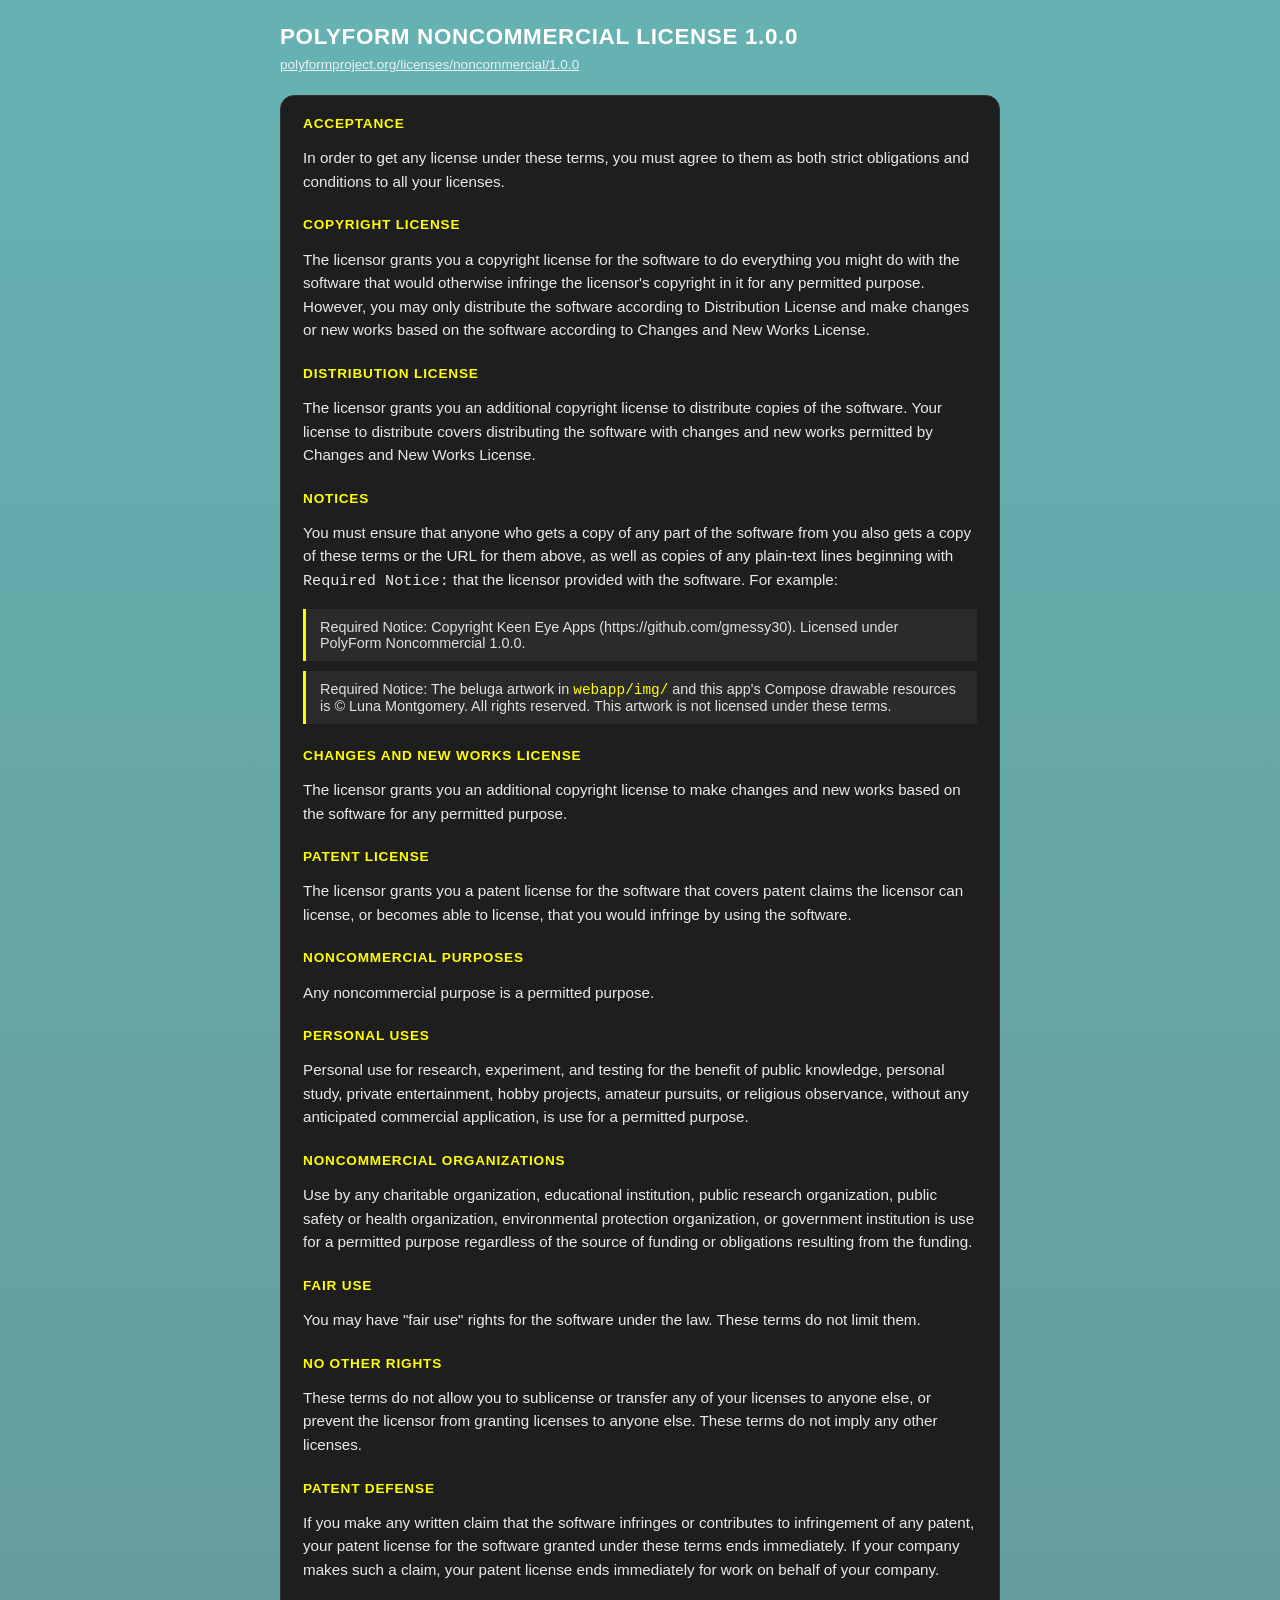
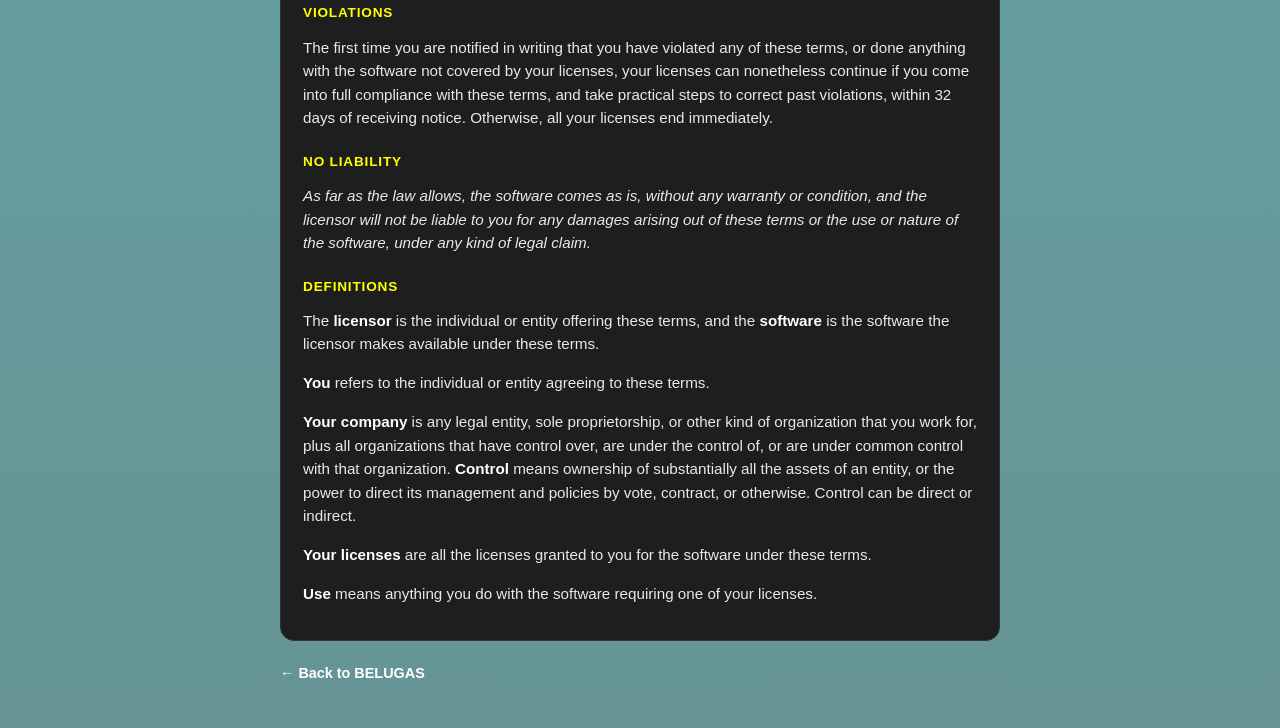
<file: LICENSE.html>
<!doctype html>
<html lang="en">
<head>
<meta charset="utf-8">
<meta name="viewport" content="width=device-width, initial-scale=1">
<title>License — BELUGAS</title>
<style>
  :root {
    --brand-teal-1: #66B2B2;
    --brand-teal-2: #669494;
    --brand-yellow: #FFFF00;
    --card-bg: #1E1E1E;
    --card-border: #333333;
  }
  * { box-sizing: border-box; }
  html, body { margin: 0; padding: 0; }
  body {
    min-height: 100vh;
    background: linear-gradient(180deg, var(--brand-teal-1), var(--brand-teal-2));
    font-family: -apple-system, BlinkMacSystemFont, "Segoe UI", Roboto, Helvetica, Arial, sans-serif;
    color: #ffffff;
    padding: 24px 16px 48px;
  }
  .page {
    max-width: 720px;
    margin: 0 auto;
  }
  h1 {
    font-size: 1.4rem;
    font-weight: 900;
    text-transform: uppercase;
    letter-spacing: 0.03em;
    margin: 0 0 4px;
  }
  .subtitle {
    color: rgba(255, 255, 255, 0.75);
    font-size: 0.85rem;
    margin: 0 0 20px;
  }
  .subtitle a { color: rgba(255, 255, 255, 0.85); }
  .card {
    background: var(--card-bg);
    border: 1px solid var(--card-border);
    border-radius: 14px;
    padding: 20px 22px;
  }
  h2 {
    color: var(--brand-yellow);
    font-size: 0.85rem;
    font-weight: 900;
    text-transform: uppercase;
    letter-spacing: 0.06em;
    margin: 24px 0 8px;
  }
  h2:first-child { margin-top: 0; }
  p {
    font-size: 0.95rem;
    line-height: 1.55;
    color: rgba(255, 255, 255, 0.9);
  }
  blockquote {
    margin: 10px 0;
    padding: 10px 14px;
    border-left: 3px solid var(--brand-yellow);
    background: rgba(255, 255, 255, 0.06);
    font-size: 0.9rem;
    color: rgba(255, 255, 255, 0.85);
  }
  blockquote code {
    color: var(--brand-yellow);
  }
  em.no-liability {
    display: block;
    font-style: italic;
  }
  a { color: var(--brand-yellow); }
  strong { color: #ffffff; }
  .back-link {
    display: inline-block;
    margin-top: 24px;
    color: #ffffff;
    text-decoration: none;
    font-weight: 700;
    font-size: 0.9rem;
  }
</style>
</head>
<body>
  <div class="page">
    <h1>PolyForm Noncommercial License 1.0.0</h1>
    <p class="subtitle"><a href="https://polyformproject.org/licenses/noncommercial/1.0.0" target="_blank" rel="noopener">polyformproject.org/licenses/noncommercial/1.0.0</a></p>

    <div class="card">
      <h2>Acceptance</h2>
      <p>In order to get any license under these terms, you must agree to them as both strict
        obligations and conditions to all your licenses.</p>

      <h2>Copyright License</h2>
      <p>The licensor grants you a copyright license for the software to do everything you might
        do with the software that would otherwise infringe the licensor's copyright in it for any
        permitted purpose. However, you may only distribute the software according to
        Distribution License and make changes or new works based on the software according to
        Changes and New Works License.</p>

      <h2>Distribution License</h2>
      <p>The licensor grants you an additional copyright license to distribute copies of the
        software. Your license to distribute covers distributing the software with changes and
        new works permitted by Changes and New Works License.</p>

      <h2>Notices</h2>
      <p>You must ensure that anyone who gets a copy of any part of the software from you also
        gets a copy of these terms or the URL for them above, as well as copies of any plain-text
        lines beginning with <code>Required Notice:</code> that the licensor provided with the
        software. For example:</p>
      <blockquote>Required Notice: Copyright Keen Eye Apps (https://github.com/gmessy30). Licensed
        under PolyForm Noncommercial 1.0.0.</blockquote>
      <blockquote>Required Notice: The beluga artwork in <code>webapp/img/</code> and this app's
        Compose drawable resources is © Luna Montgomery. All rights reserved. This artwork is not
        licensed under these terms.</blockquote>

      <h2>Changes and New Works License</h2>
      <p>The licensor grants you an additional copyright license to make changes and new works
        based on the software for any permitted purpose.</p>

      <h2>Patent License</h2>
      <p>The licensor grants you a patent license for the software that covers patent claims the
        licensor can license, or becomes able to license, that you would infringe by using the
        software.</p>

      <h2>Noncommercial Purposes</h2>
      <p>Any noncommercial purpose is a permitted purpose.</p>

      <h2>Personal Uses</h2>
      <p>Personal use for research, experiment, and testing for the benefit of public knowledge,
        personal study, private entertainment, hobby projects, amateur pursuits, or religious
        observance, without any anticipated commercial application, is use for a permitted
        purpose.</p>

      <h2>Noncommercial Organizations</h2>
      <p>Use by any charitable organization, educational institution, public research
        organization, public safety or health organization, environmental protection
        organization, or government institution is use for a permitted purpose regardless of the
        source of funding or obligations resulting from the funding.</p>

      <h2>Fair Use</h2>
      <p>You may have "fair use" rights for the software under the law. These terms do not limit
        them.</p>

      <h2>No Other Rights</h2>
      <p>These terms do not allow you to sublicense or transfer any of your licenses to anyone
        else, or prevent the licensor from granting licenses to anyone else. These terms do not
        imply any other licenses.</p>

      <h2>Patent Defense</h2>
      <p>If you make any written claim that the software infringes or contributes to
        infringement of any patent, your patent license for the software granted under these
        terms ends immediately. If your company makes such a claim, your patent license ends
        immediately for work on behalf of your company.</p>

      <h2>Violations</h2>
      <p>The first time you are notified in writing that you have violated any of these terms, or
        done anything with the software not covered by your licenses, your licenses can
        nonetheless continue if you come into full compliance with these terms, and take
        practical steps to correct past violations, within 32 days of receiving notice.
        Otherwise, all your licenses end immediately.</p>

      <h2>No Liability</h2>
      <p><em class="no-liability">As far as the law allows, the software comes as is, without any
        warranty or condition, and the licensor will not be liable to you for any damages arising
        out of these terms or the use or nature of the software, under any kind of legal
        claim.</em></p>

      <h2>Definitions</h2>
      <p>The <strong>licensor</strong> is the individual or entity offering these terms, and the
        <strong>software</strong> is the software the licensor makes available under these
        terms.</p>
      <p><strong>You</strong> refers to the individual or entity agreeing to these terms.</p>
      <p><strong>Your company</strong> is any legal entity, sole proprietorship, or other kind of
        organization that you work for, plus all organizations that have control over, are under
        the control of, or are under common control with that organization. <strong>Control</strong>
        means ownership of substantially all the assets of an entity, or the power to direct its
        management and policies by vote, contract, or otherwise. Control can be direct or
        indirect.</p>
      <p><strong>Your licenses</strong> are all the licenses granted to you for the software
        under these terms.</p>
      <p><strong>Use</strong> means anything you do with the software requiring one of your
        licenses.</p>
    </div>

    <a id="back-link" class="back-link" href="webapp/">← Back to BELUGAS</a>
  </div>
  <script>
    // Item 71: a plain href="webapp/" always loads a FRESH app instance -- fine if this page was
    // opened directly (a QR code, a shared link, typed URL, no app tab to return to), but wrong
    // if it was opened FROM the app, where the point is to return to the same running instance,
    // not reload it. Two better paths when there's somewhere real to go back to:
    //   1. This tab was opened via target="_blank" from the app (About's own PRIVACY POLICY/
    //      LICENSE buttons have no rel="noopener", specifically so window.opener survives here --
    //      see index.html's own comment on that) -- closing this tab reveals the app tab
    //      underneath exactly as it was, no reload.
    //   2. No opener, but this tab's own history has more than one entry (e.g. the app URL and
    //      this one were both visited in the SAME tab) -- a real back-navigation exists to use.
    // Neither applies -> let the plain href navigate normally (the only sane destination when
    // there's nothing to return to).
    document.getElementById("back-link").addEventListener("click", function (event) {
      if (window.opener && !window.opener.closed) {
        event.preventDefault();
        window.close();
        return;
      }
      if (window.history.length > 1) {
        event.preventDefault();
        window.history.back();
      }
    });
  </script>
</body>
</html>
</file>
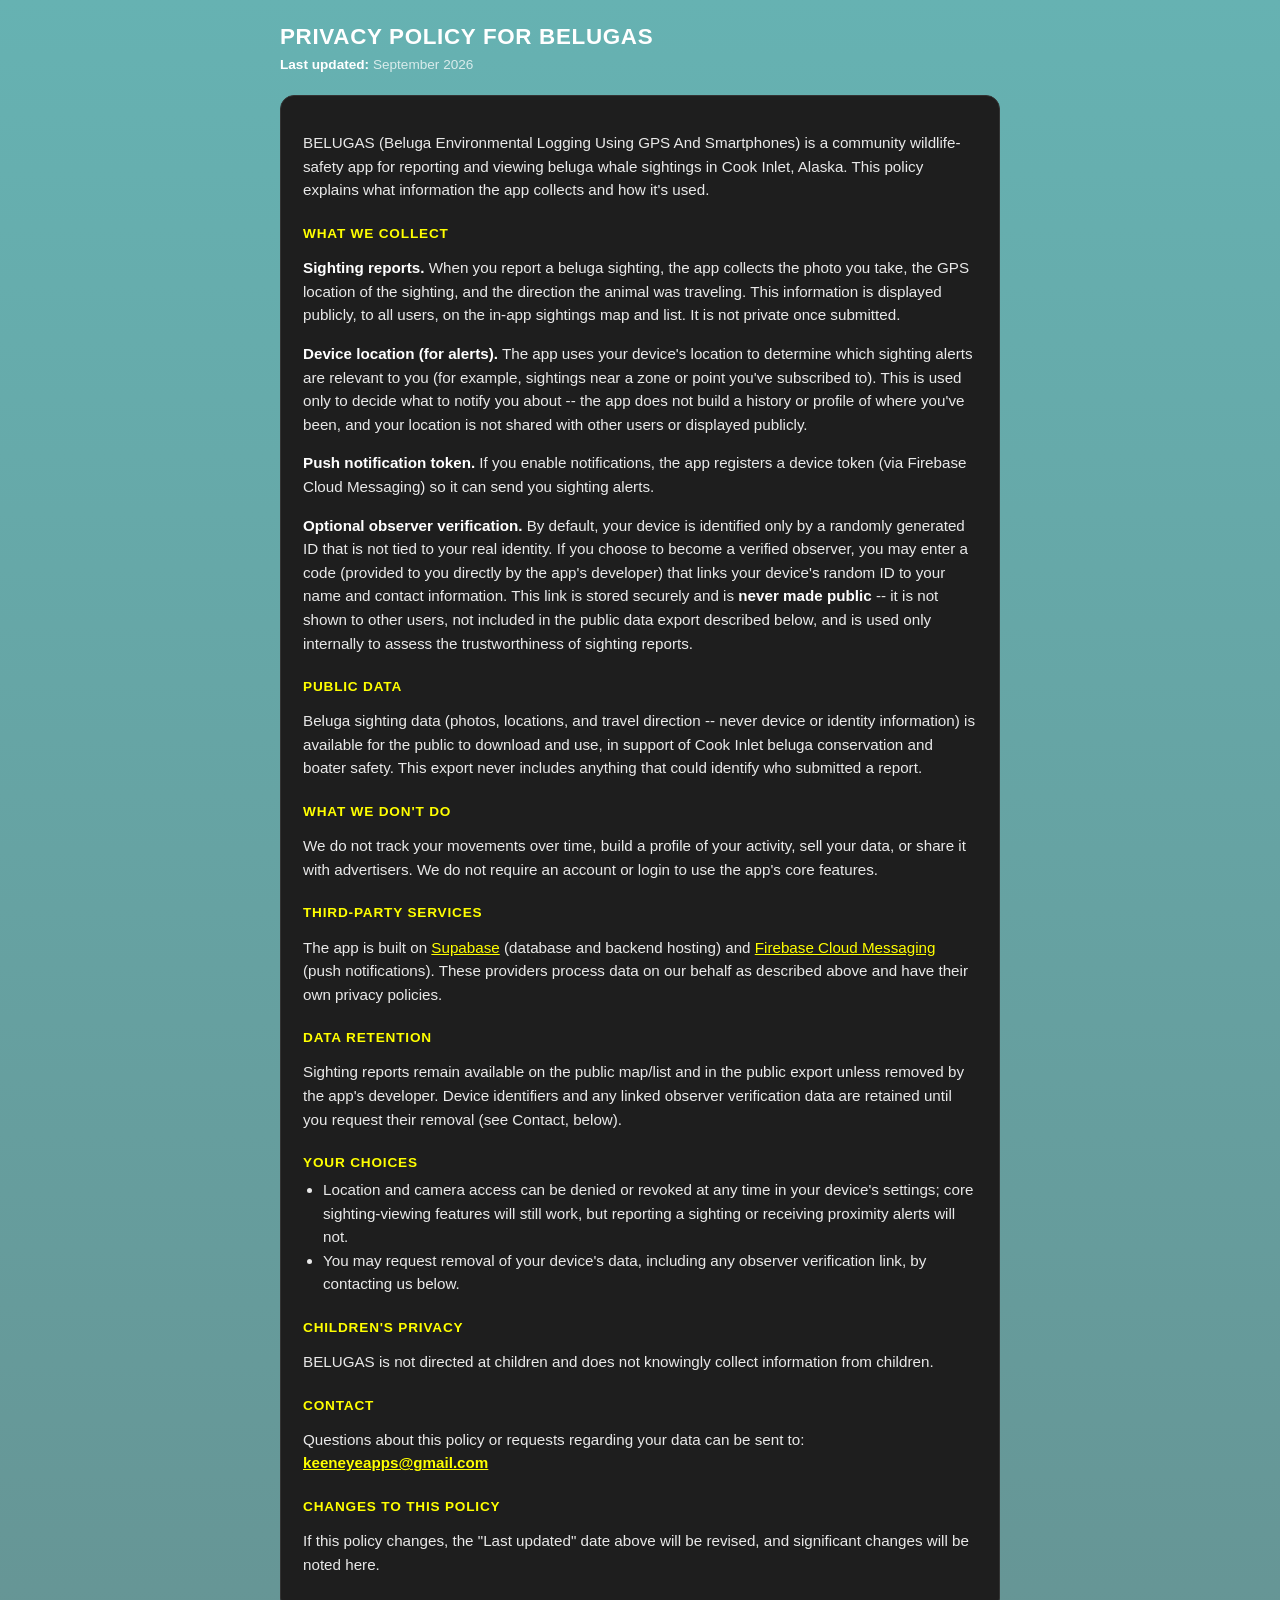
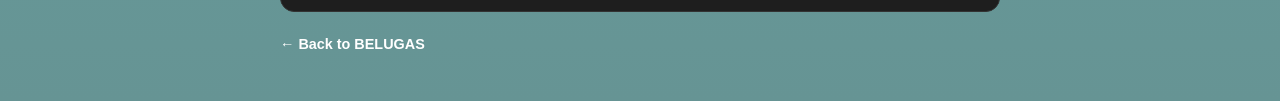
<file: PRIVACY.html>
<!doctype html>
<html lang="en">
<head>
<meta charset="utf-8">
<meta name="viewport" content="width=device-width, initial-scale=1">
<title>Privacy Policy — BELUGAS</title>
<style>
  :root {
    --brand-teal-1: #66B2B2;
    --brand-teal-2: #669494;
    --brand-yellow: #FFFF00;
    --card-bg: #1E1E1E;
    --card-border: #333333;
  }
  * { box-sizing: border-box; }
  html, body { margin: 0; padding: 0; }
  body {
    min-height: 100vh;
    background: linear-gradient(180deg, var(--brand-teal-1), var(--brand-teal-2));
    font-family: -apple-system, BlinkMacSystemFont, "Segoe UI", Roboto, Helvetica, Arial, sans-serif;
    color: #ffffff;
    padding: 24px 16px 48px;
  }
  .page {
    max-width: 720px;
    margin: 0 auto;
  }
  h1 {
    font-size: 1.4rem;
    font-weight: 900;
    text-transform: uppercase;
    letter-spacing: 0.03em;
    margin: 0 0 4px;
  }
  .updated {
    color: rgba(255, 255, 255, 0.75);
    font-size: 0.85rem;
    margin: 0 0 20px;
  }
  .card {
    background: var(--card-bg);
    border: 1px solid var(--card-border);
    border-radius: 14px;
    padding: 20px 22px;
  }
  h2 {
    color: var(--brand-yellow);
    font-size: 0.85rem;
    font-weight: 900;
    text-transform: uppercase;
    letter-spacing: 0.06em;
    margin: 24px 0 8px;
  }
  h2:first-child { margin-top: 0; }
  p, li {
    font-size: 0.95rem;
    line-height: 1.55;
    color: rgba(255, 255, 255, 0.9);
  }
  ul { margin: 8px 0; padding-left: 20px; }
  a { color: var(--brand-yellow); }
  strong { color: #ffffff; }
  .back-link {
    display: inline-block;
    margin-top: 24px;
    color: #ffffff;
    text-decoration: none;
    font-weight: 700;
    font-size: 0.9rem;
  }
</style>
</head>
<body>
  <div class="page">
    <h1>Privacy Policy for BELUGAS</h1>
    <p class="updated"><strong>Last updated:</strong> September 2026</p>

    <div class="card">
      <p>BELUGAS (Beluga Environmental Logging Using GPS And Smartphones) is a community
        wildlife-safety app for reporting and viewing beluga whale sightings in Cook Inlet,
        Alaska. This policy explains what information the app collects and how it's used.</p>

      <h2>What we collect</h2>
      <p><strong>Sighting reports.</strong> When you report a beluga sighting, the app collects
        the photo you take, the GPS location of the sighting, and the direction the animal was
        traveling. This information is displayed publicly, to all users, on the in-app sightings
        map and list. It is not private once submitted.</p>
      <p><strong>Device location (for alerts).</strong> The app uses your device's location to
        determine which sighting alerts are relevant to you (for example, sightings near a zone
        or point you've subscribed to). This is used only to decide what to notify you about --
        the app does not build a history or profile of where you've been, and your location is
        not shared with other users or displayed publicly.</p>
      <p><strong>Push notification token.</strong> If you enable notifications, the app registers
        a device token (via Firebase Cloud Messaging) so it can send you sighting alerts.</p>
      <p><strong>Optional observer verification.</strong> By default, your device is identified
        only by a randomly generated ID that is not tied to your real identity. If you choose to
        become a verified observer, you may enter a code (provided to you directly by the app's
        developer) that links your device's random ID to your name and contact information. This
        link is stored securely and is <strong>never made public</strong> -- it is not shown to
        other users, not included in the public data export described below, and is used only
        internally to assess the trustworthiness of sighting reports.</p>

      <h2>Public data</h2>
      <p>Beluga sighting data (photos, locations, and travel direction -- never device or
        identity information) is available for the public to download and use, in support of
        Cook Inlet beluga conservation and boater safety. This export never includes anything
        that could identify who submitted a report.</p>

      <h2>What we don't do</h2>
      <p>We do not track your movements over time, build a profile of your activity, sell your
        data, or share it with advertisers. We do not require an account or login to use the
        app's core features.</p>

      <h2>Third-party services</h2>
      <p>The app is built on <a href="https://supabase.com" target="_blank" rel="noopener">Supabase</a>
        (database and backend hosting) and
        <a href="https://firebase.google.com/products/cloud-messaging" target="_blank" rel="noopener">Firebase Cloud Messaging</a>
        (push notifications). These providers process data on our behalf as described above and
        have their own privacy policies.</p>

      <h2>Data retention</h2>
      <p>Sighting reports remain available on the public map/list and in the public export unless
        removed by the app's developer. Device identifiers and any linked observer verification
        data are retained until you request their removal (see Contact, below).</p>

      <h2>Your choices</h2>
      <ul>
        <li>Location and camera access can be denied or revoked at any time in your device's
          settings; core sighting-viewing features will still work, but reporting a sighting or
          receiving proximity alerts will not.</li>
        <li>You may request removal of your device's data, including any observer verification
          link, by contacting us below.</li>
      </ul>

      <h2>Children's privacy</h2>
      <p>BELUGAS is not directed at children and does not knowingly collect information from
        children.</p>

      <h2>Contact</h2>
      <p>Questions about this policy or requests regarding your data can be sent to:
        <strong><a href="mailto:keeneyeapps@gmail.com">keeneyeapps@gmail.com</a></strong></p>

      <h2>Changes to this policy</h2>
      <p>If this policy changes, the "Last updated" date above will be revised, and significant
        changes will be noted here.</p>
    </div>

    <a id="back-link" class="back-link" href="webapp/">← Back to BELUGAS</a>
  </div>
  <script>
    // Item 71: a plain href="webapp/" always loads a FRESH app instance -- fine if this page was
    // opened directly (a QR code, a shared link, typed URL, no app tab to return to), but wrong
    // if it was opened FROM the app, where the point is to return to the same running instance,
    // not reload it. Two better paths when there's somewhere real to go back to:
    //   1. This tab was opened via target="_blank" from the app (About's own PRIVACY POLICY/
    //      LICENSE buttons have no rel="noopener", specifically so window.opener survives here --
    //      see index.html's own comment on that) -- closing this tab reveals the app tab
    //      underneath exactly as it was, no reload.
    //   2. No opener, but this tab's own history has more than one entry (e.g. the app URL and
    //      this one were both visited in the SAME tab) -- a real back-navigation exists to use.
    // Neither applies -> let the plain href navigate normally (the only sane destination when
    // there's nothing to return to).
    document.getElementById("back-link").addEventListener("click", function (event) {
      if (window.opener && !window.opener.closed) {
        event.preventDefault();
        window.close();
        return;
      }
      if (window.history.length > 1) {
        event.preventDefault();
        window.history.back();
      }
    });
  </script>
</body>
</html>
</file>
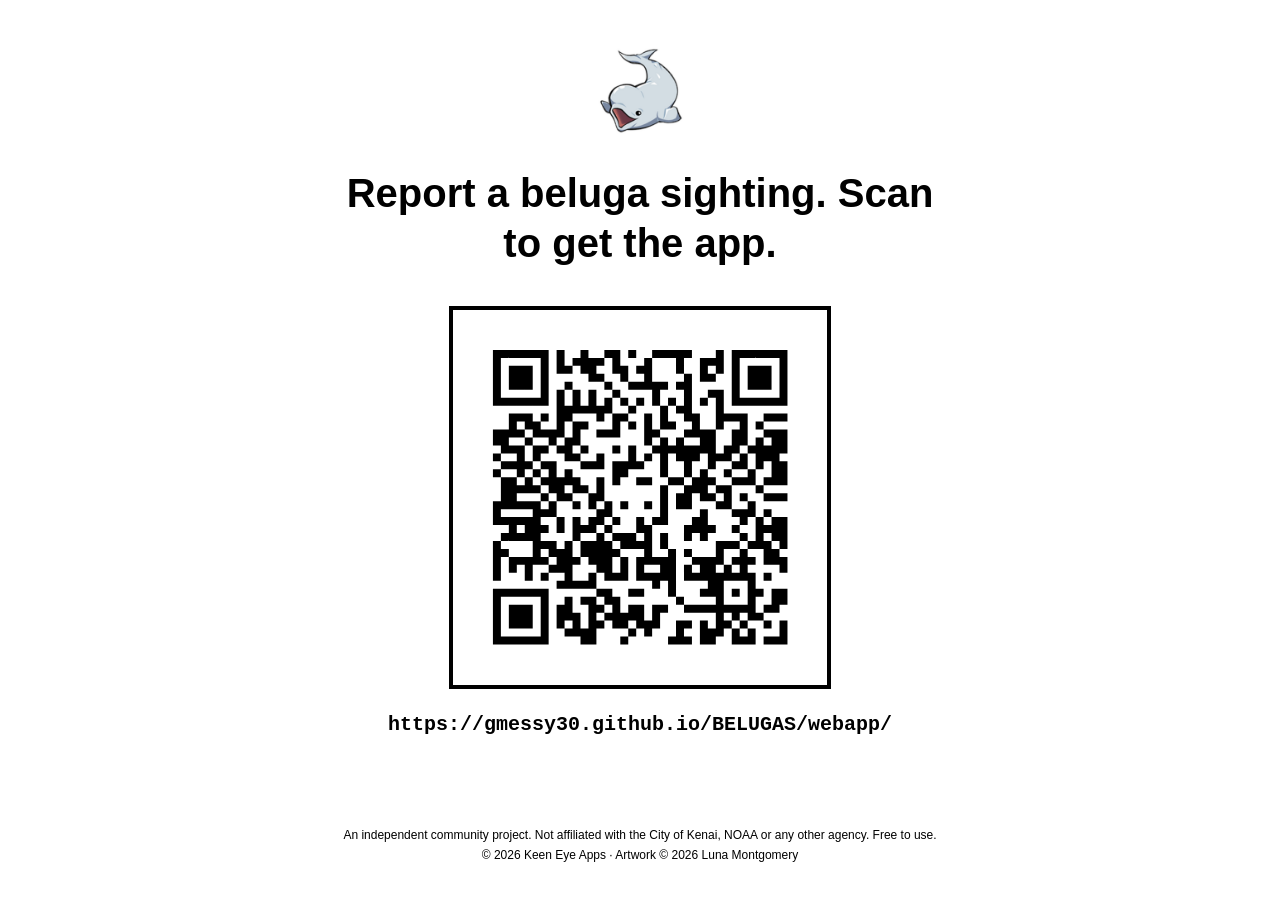
<file: webapp/print/app-sign.html>
<!DOCTYPE html>
<html lang="en">
<head>
<meta charset="UTF-8">
<meta name="viewport" content="width=device-width, initial-scale=1">
<title>BELUGAS App Sign</title>
<!--
  Item 98: the second printable sign variant -- for the full app link, not the status page
  (status-sign.html, its sibling in this directory). Unlike that file, this one never varies by
  zone (the app itself covers every zone, not just one), so it stays fully static -- same
  pre-generated inline SVG QR approach status-sign.html used before item 97c made it need to vary
  per-zone; see that file's own header comment for why THAT one switched to qrcodejs instead.

  Same letter/A4-agnostic, black-on-white, absolute-unit (in/pt) design as status-sign.html -- see
  that file's own header comment for the full reasoning, all of which applies here unchanged.
-->
<style>
  * { box-sizing: border-box; }
  @page { margin: 0.6in; }
  html, body {
    margin: 0;
    padding: 0;
    background: #ffffff;
    color: #000000;
  }
  body {
    font-family: -apple-system, BlinkMacSystemFont, "Segoe UI", Roboto, Arial, sans-serif;
    display: flex;
    flex-direction: column;
    align-items: center;
    justify-content: center;
    text-align: center;
    min-height: 100vh;
    padding: 0.4in 0.3in;
  }
  .sign-icon {
    width: 1.1in;
    height: 1.1in;
    margin-bottom: 0.25in;
  }
  .sign-heading {
    font-size: 30pt;
    font-weight: 800;
    line-height: 1.25;
    max-width: 6.5in;
    margin: 0 0 0.4in;
  }
  .sign-qr-wrap {
    background: #ffffff;
    border: 3pt solid #000000;
    padding: 0.25in;
    margin-bottom: 0.25in;
    line-height: 0;
  }
  .sign-qr-wrap svg {
    width: 3.4in;
    height: 3.4in;
    display: block;
  }
  .sign-url {
    font-family: "Courier New", Courier, monospace;
    font-size: 15pt;
    font-weight: 700;
    word-break: break-all;
    max-width: 6in;
    margin: 0 0 0.6in;
  }
  .sign-footer {
    font-size: 9pt;
    color: #000000;
    margin-top: auto;
    padding-top: 0.3in;
  }
  /* Same as status-sign.html: pins the independence line and the credits to the bottom together.
     Inside this block .sign-footer's own auto margin no longer applies (not a flex item any more). */
  .sign-bottom {
    margin-top: auto;
  }
  .sign-bottom .sign-footer {
    padding-top: 0.06in;
    margin: 0;
  }
  .sign-independence {
    font-size: 9pt;
    max-width: 6.5in;
    margin: 0;
    padding-top: 0.2in;
  }
</style>
</head>
<body>
  <img class="sign-icon" src="../icons/icon-512.png" alt="">
  <h1 class="sign-heading">Report a beluga sighting. Scan to get the app.</h1>

  <div class="sign-qr-wrap">
    <svg width="41mm" height="41mm" version="1.1" viewBox="0 0 41 41" xmlns="http://www.w3.org/2000/svg"><path d="M2,2H3V3H2zM3,2H4V3H3zM4,2H5V3H4zM5,2H6V3H5zM6,2H7V3H6zM7,2H8V3H7zM8,2H9V3H8zM10,2H11V3H10zM13,2H14V3H13zM16,2H17V3H16zM17,2H18V3H17zM19,2H20V3H19zM22,2H23V3H22zM23,2H24V3H23zM24,2H25V3H24zM25,2H26V3H25zM26,2H27V3H26zM30,2H31V3H30zM32,2H33V3H32zM33,2H34V3H33zM34,2H35V3H34zM35,2H36V3H35zM36,2H37V3H36zM37,2H38V3H37zM38,2H39V3H38zM2,3H3V4H2zM8,3H9V4H8zM10,3H11V4H10zM12,3H13V4H12zM13,3H14V4H13zM14,3H15V4H14zM15,3H16V4H15zM17,3H18V4H17zM21,3H22V4H21zM25,3H26V4H25zM28,3H29V4H28zM29,3H30V4H29zM30,3H31V4H30zM32,3H33V4H32zM38,3H39V4H38zM2,4H3V5H2zM4,4H5V5H4zM5,4H6V5H5zM6,4H7V5H6zM8,4H9V5H8zM10,4H11V5H10zM11,4H12V5H11zM13,4H14V5H13zM14,4H15V5H14zM17,4H18V5H17zM18,4H19V5H18zM20,4H21V5H20zM21,4H22V5H21zM25,4H26V5H25zM28,4H29V5H28zM30,4H31V5H30zM32,4H33V5H32zM34,4H35V5H34zM35,4H36V5H35zM36,4H37V5H36zM38,4H39V5H38zM2,5H3V6H2zM4,5H5V6H4zM5,5H6V6H5zM6,5H7V6H6zM8,5H9V6H8zM14,5H15V6H14zM15,5H16V6H15zM18,5H19V6H18zM21,5H22V6H21zM26,5H27V6H26zM28,5H29V6H28zM29,5H30V6H29zM32,5H33V6H32zM34,5H35V6H34zM35,5H36V6H35zM36,5H37V6H36zM38,5H39V6H38zM2,6H3V7H2zM4,6H5V7H4zM5,6H6V7H5zM6,6H7V7H6zM8,6H9V7H8zM11,6H12V7H11zM16,6H17V7H16zM19,6H20V7H19zM20,6H21V7H20zM21,6H22V7H21zM22,6H23V7H22zM23,6H24V7H23zM25,6H26V7H25zM26,6H27V7H26zM32,6H33V7H32zM34,6H35V7H34zM35,6H36V7H35zM36,6H37V7H36zM38,6H39V7H38zM2,7H3V8H2zM8,7H9V8H8zM10,7H11V8H10zM12,7H13V8H12zM14,7H15V8H14zM17,7H18V8H17zM22,7H23V8H22zM26,7H27V8H26zM29,7H30V8H29zM30,7H31V8H30zM32,7H33V8H32zM38,7H39V8H38zM2,8H3V9H2zM3,8H4V9H3zM4,8H5V9H4zM5,8H6V9H5zM6,8H7V9H6zM7,8H8V9H7zM8,8H9V9H8zM10,8H11V9H10zM12,8H13V9H12zM14,8H15V9H14zM16,8H17V9H16zM18,8H19V9H18zM20,8H21V9H20zM22,8H23V9H22zM24,8H25V9H24zM26,8H27V9H26zM28,8H29V9H28zM30,8H31V9H30zM32,8H33V9H32zM33,8H34V9H33zM34,8H35V9H34zM35,8H36V9H35zM36,8H37V9H36zM37,8H38V9H37zM38,8H39V9H38zM10,9H11V10H10zM11,9H12V10H11zM12,9H13V10H12zM13,9H14V10H13zM14,9H15V10H14zM15,9H16V10H15zM16,9H17V10H16zM19,9H20V10H19zM23,9H24V10H23zM25,9H26V10H25zM26,9H27V10H26zM30,9H31V10H30zM4,10H5V11H4zM5,10H6V11H5zM6,10H7V11H6zM8,10H9V11H8zM10,10H11V11H10zM11,10H12V11H11zM15,10H16V11H15zM17,10H18V11H17zM18,10H19V11H18zM21,10H22V11H21zM23,10H24V11H23zM26,10H27V11H26zM27,10H28V11H27zM30,10H31V11H30zM31,10H32V11H31zM32,10H33V11H32zM33,10H34V11H33zM36,10H37V11H36zM37,10H38V11H37zM38,10H39V11H38zM4,11H5V12H4zM6,11H7V12H6zM7,11H8V12H7zM10,11H11V12H10zM12,11H13V12H12zM13,11H14V12H13zM17,11H18V12H17zM19,11H20V12H19zM21,11H22V12H21zM23,11H24V12H23zM24,11H25V12H24zM27,11H28V12H27zM30,11H31V12H30zM33,11H34V12H33zM35,11H36V12H35zM2,12H3V13H2zM3,12H4V13H3zM4,12H5V13H4zM5,12H6V13H5zM7,12H8V13H7zM8,12H9V13H8zM9,12H10V13H9zM10,12H11V13H10zM12,12H13V13H12zM15,12H16V13H15zM16,12H17V13H16zM17,12H18V13H17zM21,12H22V13H21zM22,12H23V13H22zM26,12H27V13H26zM27,12H28V13H27zM28,12H29V13H28zM29,12H30V13H29zM32,12H33V13H32zM33,12H34V13H33zM36,12H37V13H36zM37,12H38V13H37zM38,12H39V13H38zM2,13H3V14H2zM3,13H4V14H3zM6,13H7V14H6zM9,13H10V14H9zM11,13H12V14H11zM12,13H13V14H12zM21,13H22V14H21zM23,13H24V14H23zM25,13H26V14H25zM28,13H29V14H28zM29,13H30V14H29zM32,13H33V14H32zM33,13H34V14H33zM35,13H36V14H35zM37,13H38V14H37zM38,13H39V14H38zM3,14H4V15H3zM4,14H5V15H4zM5,14H6V15H5zM7,14H8V15H7zM8,14H9V15H8zM10,14H11V15H10zM11,14H12V15H11zM13,14H14V15H13zM17,14H18V15H17zM19,14H20V15H19zM22,14H23V15H22zM23,14H24V15H23zM24,14H25V15H24zM25,14H26V15H25zM26,14H27V15H26zM27,14H28V15H27zM28,14H29V15H28zM29,14H30V15H29zM31,14H32V15H31zM32,14H33V15H32zM34,14H35V15H34zM35,14H36V15H35zM36,14H37V15H36zM37,14H38V15H37zM38,14H39V15H38zM2,15H3V16H2zM5,15H6V16H5zM7,15H8V16H7zM11,15H12V16H11zM12,15H13V16H12zM15,15H16V16H15zM19,15H20V16H19zM21,15H22V16H21zM23,15H24V16H23zM25,15H26V16H25zM26,15H27V16H26zM27,15H28V16H27zM29,15H30V16H29zM30,15H31V16H30zM31,15H32V16H31zM33,15H34V16H33zM35,15H36V16H35zM36,15H37V16H36zM37,15H38V16H37zM3,16H4V17H3zM4,16H5V17H4zM5,16H6V17H5zM6,16H7V17H6zM8,16H9V17H8zM9,16H10V17H9zM13,16H14V17H13zM14,16H15V17H14zM15,16H16V17H15zM17,16H18V17H17zM18,16H19V17H18zM19,16H20V17H19zM20,16H21V17H20zM23,16H24V17H23zM26,16H27V17H26zM29,16H30V17H29zM32,16H33V17H32zM33,16H34V17H33zM35,16H36V17H35zM37,16H38V17H37zM38,16H39V17H38zM2,17H3V18H2zM5,17H6V18H5zM7,17H8V18H7zM9,17H10V18H9zM11,17H12V18H11zM17,17H18V18H17zM18,17H19V18H18zM23,17H24V18H23zM26,17H27V18H26zM28,17H29V18H28zM31,17H32V18H31zM34,17H35V18H34zM37,17H38V18H37zM38,17H39V18H38zM3,18H4V19H3zM4,18H5V19H4zM6,18H7V19H6zM8,18H9V19H8zM9,18H10V19H9zM10,18H11V19H10zM11,18H12V19H11zM12,18H13V19H12zM15,18H16V19H15zM17,18H18V19H17zM20,18H21V19H20zM21,18H22V19H21zM24,18H25V19H24zM25,18H26V19H25zM27,18H28V19H27zM28,18H29V19H28zM29,18H30V19H29zM32,18H33V19H32zM33,18H34V19H33zM34,18H35V19H34zM36,18H37V19H36zM37,18H38V19H37zM38,18H39V19H38zM3,19H4V20H3zM4,19H5V20H4zM5,19H6V20H5zM6,19H7V20H6zM7,19H8V20H7zM9,19H10V20H9zM10,19H11V20H10zM12,19H13V20H12zM13,19H14V20H13zM15,19H16V20H15zM23,19H24V20H23zM26,19H27V20H26zM27,19H28V20H27zM28,19H29V20H28zM30,19H31V20H30zM31,19H32V20H31zM35,19H36V20H35zM3,20H4V21H3zM4,20H5V21H4zM8,20H9V21H8zM10,20H11V21H10zM11,20H12V21H11zM14,20H15V21H14zM15,20H16V21H15zM23,20H24V21H23zM25,20H26V21H25zM26,20H27V21H26zM28,20H29V21H28zM29,20H30V21H29zM31,20H32V21H31zM33,20H34V21H33zM36,20H37V21H36zM37,20H38V21H37zM38,20H39V21H38zM2,21H3V22H2zM3,21H4V22H3zM4,21H5V22H4zM5,21H6V22H5zM6,21H7V22H6zM7,21H8V22H7zM9,21H10V22H9zM12,21H13V22H12zM14,21H15V22H14zM16,21H17V22H16zM18,21H19V22H18zM21,21H22V22H21zM23,21H24V22H23zM25,21H26V22H25zM26,21H27V22H26zM30,21H31V22H30zM31,21H32V22H31zM34,21H35V22H34zM2,22H3V23H2zM7,22H8V23H7zM8,22H9V23H8zM9,22H10V23H9zM15,22H16V23H15zM16,22H17V23H16zM23,22H24V23H23zM28,22H29V23H28zM32,22H33V23H32zM33,22H34V23H33zM34,22H35V23H34zM36,22H37V23H36zM2,23H3V24H2zM3,23H4V24H3zM4,23H5V24H4zM5,23H6V24H5zM6,23H7V24H6zM7,23H8V24H7zM10,23H11V24H10zM12,23H13V24H12zM14,23H15V24H14zM15,23H16V24H15zM17,23H18V24H17zM20,23H21V24H20zM22,23H23V24H22zM23,23H24V24H23zM27,23H28V24H27zM28,23H29V24H28zM33,23H34V24H33zM35,23H36V24H35zM37,23H38V24H37zM38,23H39V24H38zM4,24H5V25H4zM6,24H7V25H6zM7,24H8V25H7zM8,24H9V25H8zM10,24H11V25H10zM12,24H13V25H12zM13,24H14V25H13zM14,24H15V25H14zM16,24H17V25H16zM20,24H21V25H20zM21,24H22V25H21zM26,24H27V25H26zM27,24H28V25H27zM28,24H29V25H28zM29,24H30V25H29zM32,24H33V25H32zM35,24H36V25H35zM36,24H37V25H36zM37,24H38V25H37zM38,24H39V25H38zM3,25H4V26H3zM4,25H5V26H4zM5,25H6V26H5zM6,25H7V26H6zM7,25H8V26H7zM12,25H13V26H12zM15,25H16V26H15zM17,25H18V26H17zM18,25H19V26H18zM19,25H20V26H19zM21,25H22V26H21zM23,25H24V26H23zM26,25H27V26H26zM28,25H29V26H28zM33,25H34V26H33zM35,25H36V26H35zM37,25H38V26H37zM38,25H39V26H38zM2,26H3V27H2zM7,26H8V27H7zM8,26H9V27H8zM9,26H10V27H9zM11,26H12V27H11zM13,26H14V27H13zM14,26H15V27H14zM15,26H16V27H15zM16,26H17V27H16zM18,26H19V27H18zM19,26H20V27H19zM20,26H21V27H20zM21,26H22V27H21zM23,26H24V27H23zM30,26H31V27H30zM31,26H32V27H31zM32,26H33V27H32zM34,26H35V27H34zM35,26H36V27H35zM36,26H37V27H36zM38,26H39V27H38zM2,27H3V28H2zM3,27H4V28H3zM7,27H8V28H7zM9,27H10V28H9zM10,27H11V28H10zM11,27H12V28H11zM13,27H14V28H13zM14,27H15V28H14zM15,27H16V28H15zM16,27H17V28H16zM17,27H18V28H17zM21,27H22V28H21zM24,27H25V28H24zM26,27H27V28H26zM30,27H31V28H30zM33,27H34V28H33zM36,27H37V28H36zM37,27H38V28H37zM2,28H3V29H2zM4,28H5V29H4zM5,28H6V29H5zM6,28H7V29H6zM7,28H8V29H7zM8,28H9V29H8zM10,28H11V29H10zM11,28H12V29H11zM12,28H13V29H12zM14,28H15V29H14zM15,28H16V29H15zM16,28H17V29H16zM18,28H19V29H18zM20,28H21V29H20zM21,28H22V29H21zM22,28H23V29H22zM23,28H24V29H23zM24,28H25V29H24zM27,28H28V29H27zM28,28H29V29H28zM29,28H30V29H29zM30,28H31V29H30zM32,28H33V29H32zM33,28H34V29H33zM34,28H35V29H34zM36,28H37V29H36zM37,28H38V29H37zM38,28H39V29H38zM2,29H3V30H2zM4,29H5V30H4zM6,29H7V30H6zM9,29H10V30H9zM10,29H11V30H10zM11,29H12V30H11zM15,29H16V30H15zM16,29H17V30H16zM18,29H19V30H18zM20,29H21V30H20zM23,29H24V30H23zM24,29H25V30H24zM26,29H27V30H26zM28,29H29V30H28zM29,29H30V30H29zM31,29H32V30H31zM33,29H34V30H33zM38,29H39V30H38zM2,30H3V31H2zM6,30H7V31H6zM8,30H9V31H8zM11,30H12V31H11zM14,30H15V31H14zM16,30H17V31H16zM17,30H18V31H17zM18,30H19V31H18zM20,30H21V31H20zM21,30H22V31H21zM22,30H23V31H22zM23,30H24V31H23zM24,30H25V31H24zM26,30H27V31H26zM27,30H28V31H27zM28,30H29V31H28zM29,30H30V31H29zM30,30H31V31H30zM31,30H32V31H31zM32,30H33V31H32zM33,30H34V31H33zM34,30H35V31H34zM36,30H37V31H36zM10,31H11V32H10zM11,31H12V32H11zM12,31H13V32H12zM13,31H14V32H13zM14,31H15V32H14zM22,31H23V32H22zM24,31H25V32H24zM29,31H30V32H29zM30,31H31V32H30zM34,31H35V32H34zM2,32H3V33H2zM3,32H4V33H3zM4,32H5V33H4zM5,32H6V33H5zM6,32H7V33H6zM7,32H8V33H7zM8,32H9V33H8zM15,32H16V33H15zM16,32H17V33H16zM19,32H20V33H19zM20,32H21V33H20zM24,32H25V33H24zM28,32H29V33H28zM29,32H30V33H29zM30,32H31V33H30zM32,32H33V33H32zM34,32H35V33H34zM35,32H36V33H35zM37,32H38V33H37zM38,32H39V33H38zM2,33H3V34H2zM8,33H9V34H8zM11,33H12V34H11zM13,33H14V34H13zM14,33H15V34H14zM16,33H17V34H16zM17,33H18V34H17zM25,33H26V34H25zM30,33H31V34H30zM34,33H35V34H34zM37,33H38V34H37zM38,33H39V34H38zM2,34H3V35H2zM4,34H5V35H4zM5,34H6V35H5zM6,34H7V35H6zM8,34H9V35H8zM10,34H11V35H10zM11,34H12V35H11zM14,34H15V35H14zM15,34H16V35H15zM17,34H18V35H17zM19,34H20V35H19zM20,34H21V35H20zM22,34H23V35H22zM23,34H24V35H23zM26,34H27V35H26zM27,34H28V35H27zM28,34H29V35H28zM29,34H30V35H29zM30,34H31V35H30zM31,34H32V35H31zM32,34H33V35H32zM33,34H34V35H33zM34,34H35V35H34zM36,34H37V35H36zM37,34H38V35H37zM2,35H3V36H2zM4,35H5V36H4zM5,35H6V36H5zM6,35H7V36H6zM8,35H9V36H8zM10,35H11V36H10zM11,35H12V36H11zM12,35H13V36H12zM14,35H15V36H14zM16,35H17V36H16zM17,35H18V36H17zM18,35H19V36H18zM19,35H20V36H19zM20,35H21V36H20zM22,35H23V36H22zM30,35H31V36H30zM32,35H33V36H32zM34,35H35V36H34zM35,35H36V36H35zM2,36H3V37H2zM4,36H5V37H4zM5,36H6V37H5zM6,36H7V37H6zM8,36H9V37H8zM10,36H11V37H10zM12,36H13V37H12zM14,36H15V37H14zM15,36H16V37H15zM17,36H18V37H17zM18,36H19V37H18zM20,36H21V37H20zM21,36H22V37H21zM22,36H23V37H22zM25,36H26V37H25zM26,36H27V37H26zM28,36H29V37H28zM30,36H31V37H30zM31,36H32V37H31zM33,36H34V37H33zM36,36H37V37H36zM38,36H39V37H38zM2,37H3V38H2zM8,37H9V38H8zM11,37H12V38H11zM12,37H13V38H12zM13,37H14V38H13zM14,37H15V38H14zM19,37H20V38H19zM21,37H22V38H21zM25,37H26V38H25zM28,37H29V38H28zM29,37H30V38H29zM30,37H31V38H30zM32,37H33V38H32zM34,37H35V38H34zM38,37H39V38H38zM2,38H3V39H2zM3,38H4V39H3zM4,38H5V39H4zM5,38H6V39H5zM6,38H7V39H6zM7,38H8V39H7zM8,38H9V39H8zM13,38H14V39H13zM14,38H15V39H14zM18,38H19V39H18zM24,38H25V39H24zM25,38H26V39H25zM26,38H27V39H26zM28,38H29V39H28zM29,38H30V39H29zM32,38H33V39H32zM33,38H34V39H33zM34,38H35V39H34zM36,38H37V39H36zM37,38H38V39H37zM38,38H39V39H38z" fill="#000000" fill-rule="nonzero" stroke="none" /></svg>
  </div>

  <p class="sign-url">https://gmessy30.github.io/BELUGAS/webapp/</p>

  <div class="sign-bottom">
    <p class="sign-independence">An independent community project. Not affiliated with the City of Kenai, NOAA or any other agency. Free to use.</p>
    <p class="sign-footer">© 2026 Keen Eye Apps &middot; Artwork © 2026 Luna Montgomery</p>
  </div>
</body>
</html>
</file>
